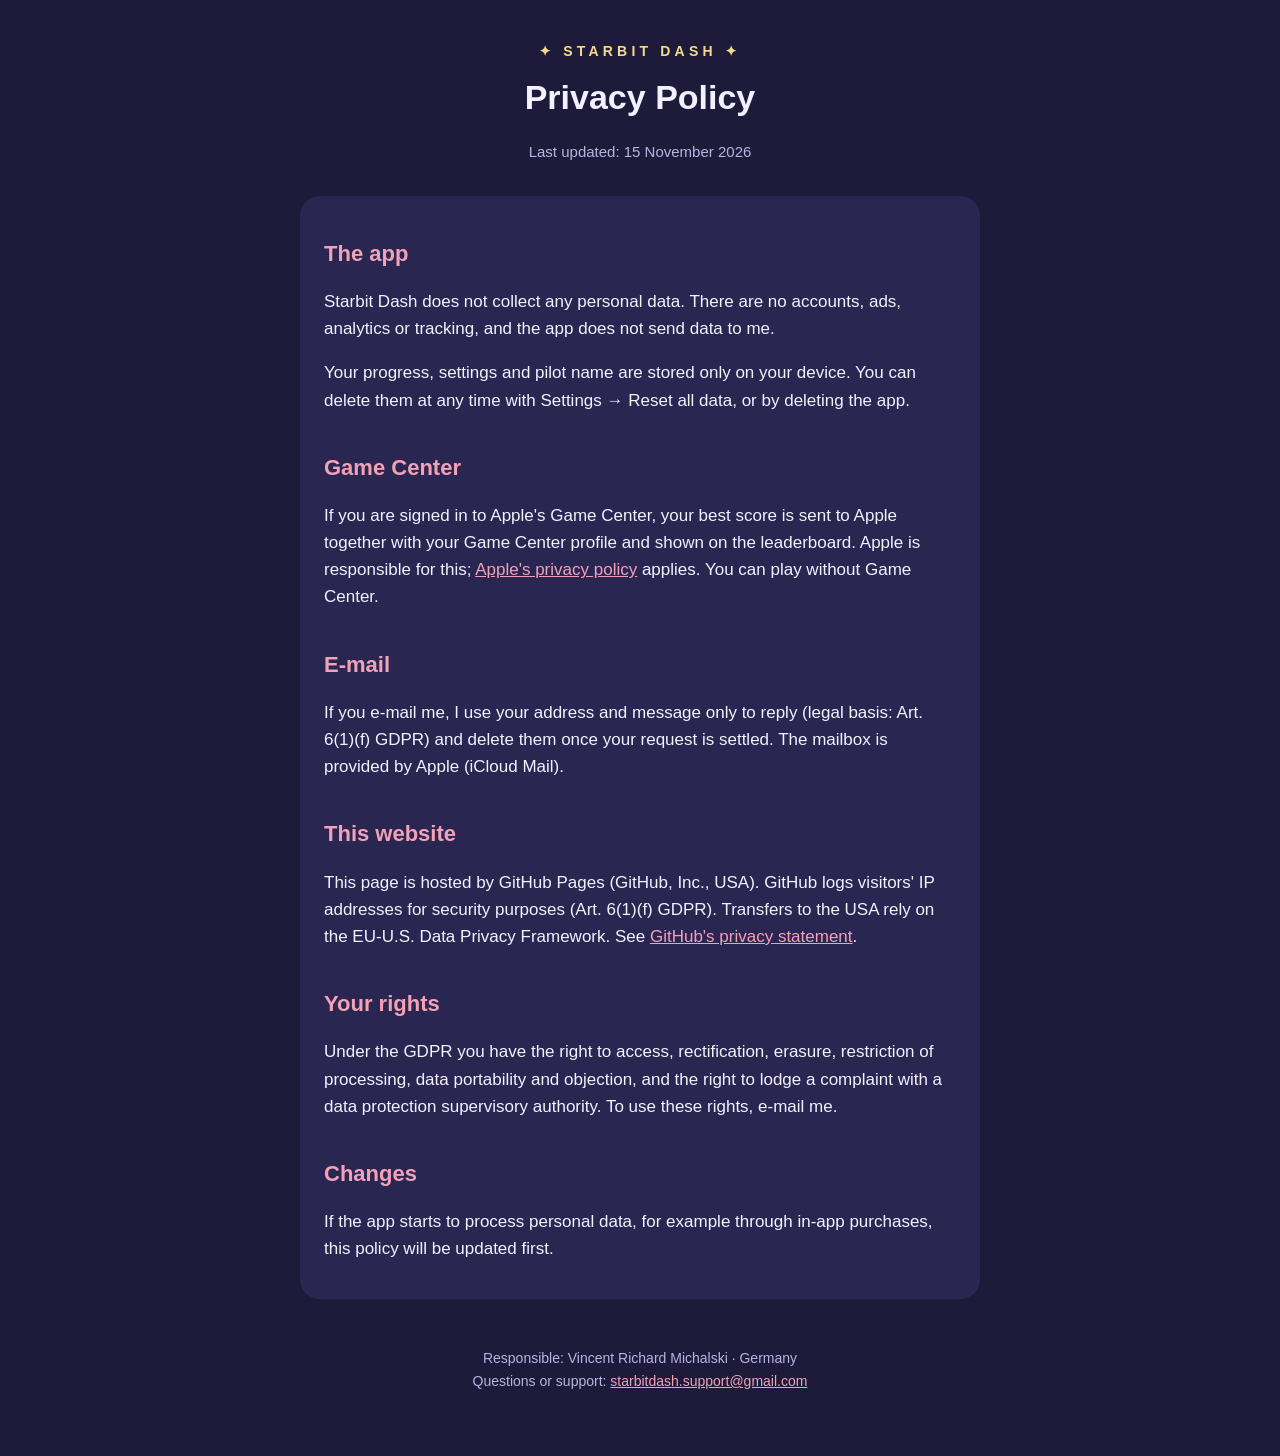
<file: index.html>
<!DOCTYPE html>
<html lang="en"><head><meta charset="utf-8"><meta http-equiv="refresh" content="0; url=privacy.html"><link rel="canonical" href="privacy.html"><title>Starbit Dash</title></head>
<body><a href="privacy.html">Starbit Dash – Privacy Policy and Support</a></body></html>
</file>
<file: style.css>
:root{--bg:#1e1b3a;--card:#2a2652;--text:#f3f0ff;--muted:#b9b3e0;--pink:#f2a1b6;--yellow:#f7d98b}
*{box-sizing:border-box}
body{margin:0;background:var(--bg);color:var(--text);font:17px/1.6 -apple-system,BlinkMacSystemFont,"Segoe UI",Roboto,sans-serif}
main{max-width:720px;margin:0 auto;padding:40px 20px 64px}
header{text-align:center;margin-bottom:32px}
.logo{font-weight:800;letter-spacing:.3em;font-size:14px;color:var(--yellow)}
h1{font-size:34px;margin:8px 0 4px}
h2{font-size:22px;margin:36px 0 8px;color:var(--pink)}
h3{font-size:18px;margin:20px 0 4px}
p,li{color:var(--text)}
.muted{color:var(--muted);font-size:15px}
section.card{background:var(--card);border-radius:20px;padding:4px 24px 20px;margin:20px 0}
a{color:var(--pink)}
nav{text-align:center;margin-top:8px}
nav a{margin:0 10px}
.lang{display:inline-block;background:var(--pink);color:var(--bg);border-radius:999px;padding:2px 12px;font-weight:700;font-size:13px}
footer{text-align:center;color:var(--muted);font-size:14px;margin-top:48px}
</file>
